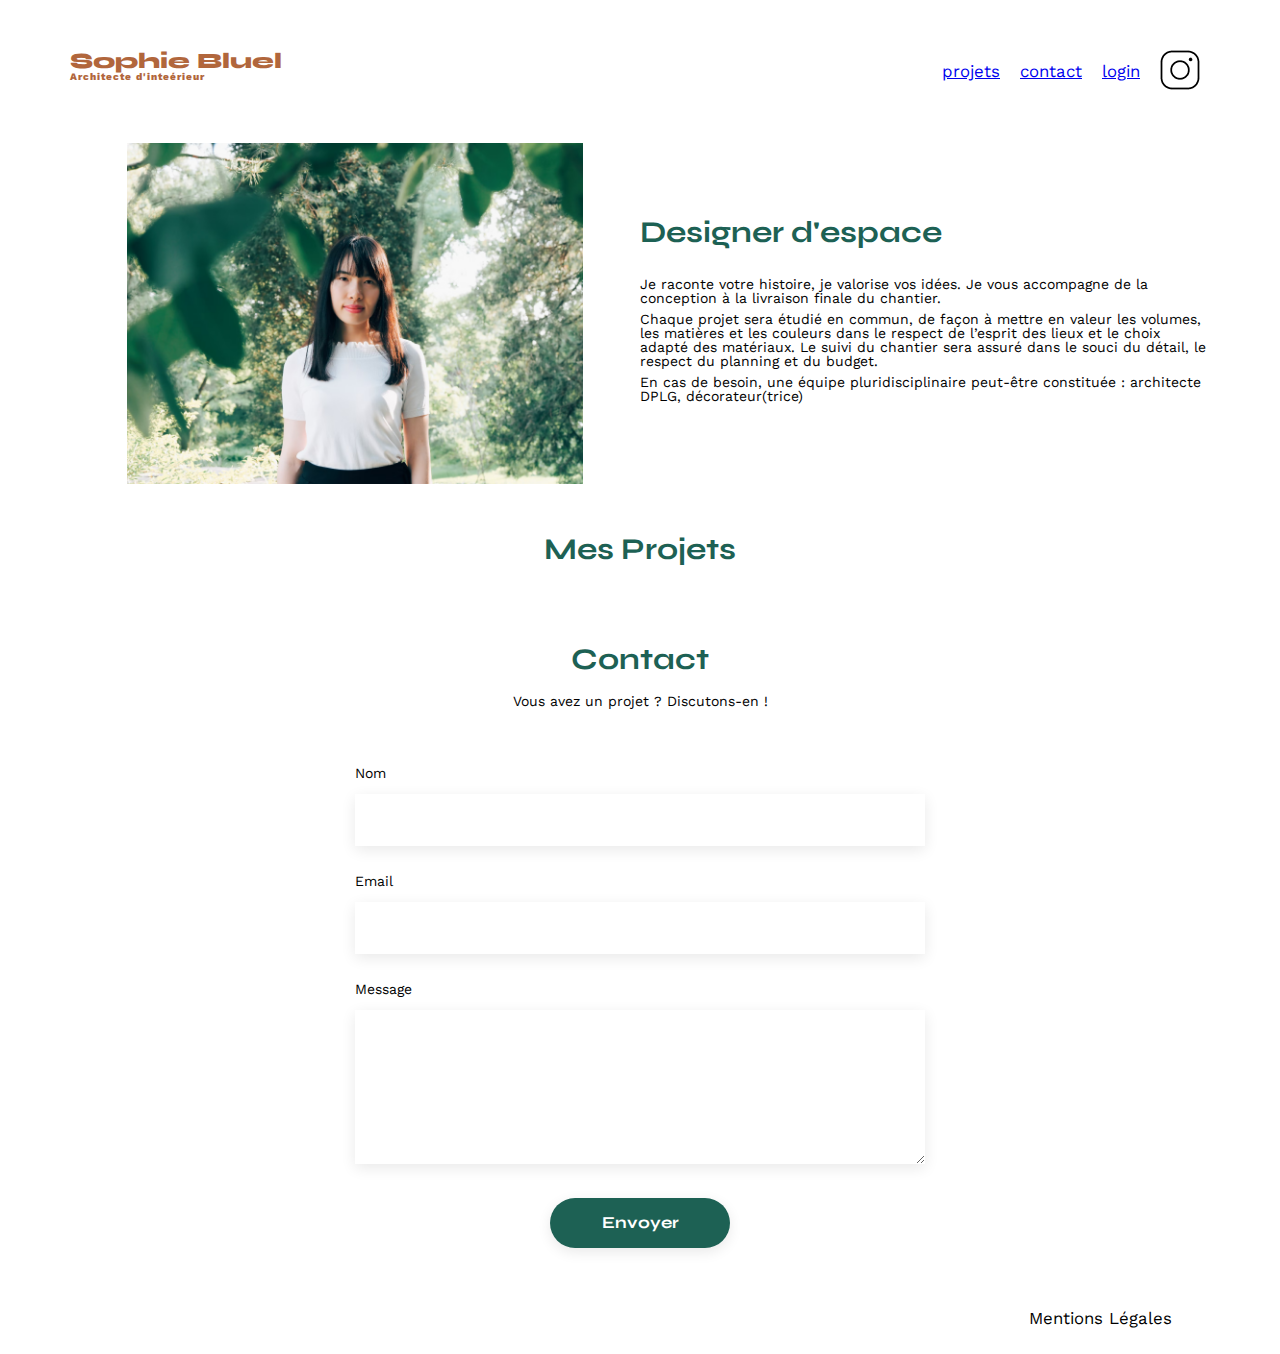
<file: index.html>
<!DOCTYPE html>
<html lang="fr">
<head>
	<meta charset="UTF-8">
	<title>Sophie Bluel - Architecte d'intérieur</title>
	<meta name="viewport" content="width=device-width, initial-scale=1.0">
	<link rel="preconnect" href="https://fonts.googleapis.com">
	<link rel="preconnect" href="https://fonts.gstatic.com" crossorigin>
	<link href="https://fonts.googleapis.com/css2?family=Syne:wght@700;800&family=Work+Sans&display=swap" rel="stylesheet">
	<meta name="description" content="">
	<link rel="stylesheet" href="./assets/style.css">
	<script src="./assets/js/home.js" defer></script>
</head>
<body>
<header>
	<h1>Sophie Bluel <span>Architecte d'inteérieur</span></h1>
	<nav>
		<ul>
			<li><a href="#portfolio" class="navbar-item reset-text-decoration">projets</a></li>
			<li><a href="#contact" class="navbar-item reset-text-decoration" onclick="scrollToFooter()">contact</a></li>
          <li><a href="./login.html" class="navbar-item reset-text-decoration" id="log-user-btn">login</a>
			<li><img src="./assets/icons/instagram.png" alt="Instagram"></li>
		</ul>
	</nav>
</header>
<main>
	<section id="introduction">
		<figure>
			<img src="./assets/images/sophie-bluel.png" alt="">
		</figure>
		<article>
			<h2>Designer d'espace</h2>
			<p>Je raconte votre histoire, je valorise vos idées. Je vous accompagne de la conception à la livraison finale du chantier.</p>
			<p>Chaque projet sera étudié en commun, de façon à mettre en valeur les volumes, les matières et les couleurs dans le respect de l’esprit des lieux et le choix adapté des matériaux. Le suivi du chantier sera assuré dans le souci du détail, le respect du planning et du budget.</p>
			<p>En cas de besoin, une équipe pluridisciplinaire peut-être constituée : architecte DPLG, décorateur(trice)</p>
		</article>
	</section>
	<section id="portfolio">
		<h2>Mes Projets</h2>
		<div class="gallery">
			</div>
	</section>
	<section id="contact">
		<h2>Contact</h2>
		<p>Vous avez un projet ? Discutons-en !</p>
		<form action="#" method="post">
			<label for="name">Nom</label>
			<input type="text" name="name" id="name">
			<label for="email">Email</label>
			<input type="email" name="email" id="email">
			<label for="message">Message</label>
			<textarea name="message" id="message" cols="30" rows="10"></textarea>
			<input type="submit" value="Envoyer">
		</form>
	</section>
</main>

<footer>
	<nav>
		<ul>
			<li>Mentions Légales</li>
		</ul>
	</nav>
</footer>
</body>
</html>
</file>
<file: assets/style.css>
/* http://meyerweb.com/eric/tools/css/reset/
   v2.0 | 20110126
   License: none (public domain)
*/

html, body, div, span, applet, object, iframe,
h1, h2, h3, h4, h5, h6, p, blockquote, pre,
a, abbr, acronym, address, big, cite, code,
del, dfn, em, img, ins, kbd, q, s, samp,
small, strike, strong, sub, sup, tt, var,
b, u, i, center,
dl, dt, dd, ol, ul, li,
fieldset, form, label, legend,
table, caption, tbody, tfoot, thead, tr, th, td,
article, aside, canvas, details, embed,
figure, figcaption, footer, header, hgroup,
menu, nav, output, ruby, section, summary,
time, mark, audio, video {
	margin: 0;
	padding: 0;
	border: 0;
	font-size: 100%;
	font: inherit;
	vertical-align: baseline;
}

/* HTML5 display-role reset for older browsers */
article, aside, details, figcaption, figure,
footer, header, hgroup, menu, nav, section {
	display: block;
}
body {
	line-height: 1;
}
ol, ul {
	list-style: none;
}
blockquote, q {
	quotes: none;
}
blockquote:before, blockquote:after,
q:before, q:after {
	content: '';
	content: none;
}
table {
	border-collapse: collapse;
	border-spacing: 0;
}
/** end reset css**/
body {
	max-width: 1140px;
	margin:auto;
	font-family: 'Work Sans' ;
	font-size: 14px;
}
header {
	display: flex;
	justify-content: space-between;
	margin: 50px 0
}
section {
	margin: 50px 0
}

h1{
	display: flex;
	flex-direction: column;
	font-family: 'Syne';
	font-size: 22px;
	font-weight: 800;
	color: #B1663C
}

h1 > span {
	font-family: 'Work Sans';
	font-size:10px;
	letter-spacing: 0.1em;
;
}

h2{
	font-family: 'Syne';
	font-weight: 700;
	font-size: 30px;
	color: #1D6154
}
nav ul {
	display: flex;
	align-items: center;
	list-style-type: none;

}
nav li {
	padding: 0 10px;
	font-size: 1.2em;
}

li:hover {
	color: #B1663C;
}
#introduction {
	display: flex;
	align-items: center;
}
#introduction figure {
	flex: 1
}
#introduction img {
	display: block;
	margin: auto;
	width: 80%;
}

#introduction article {
	flex: 1
}
#introduction h2 {
	margin-bottom: 1em;
}

#introduction p {
	margin-bottom: 0.5em;
}
#portfolio h2 {
	text-align: center;
	margin-bottom: 1em;
}
.gallery {
	width: 100%;
	display: grid;
	grid-template-columns: 1fr 1fr 1fr;
	grid-column-gap: 20px;
	grid-row-gap: 20px;
}

.gallery img {
	width: 100%;

}
#contact {
	width: 50%;
margin: auto;
}
#contact > * {
	text-align: center;

}
#contact h2{
	margin-bottom: 20px;
}
#contact form {
	text-align: left;
	margin-top:30px;
	display: flex;
	flex-direction: column;
}

#contact input {
	height: 50px;
	font-size: 1.2em;
	border: none;
	box-shadow: 0px 4px 14px rgba(0, 0, 0, 0.09);
}
#contact label {
	margin: 2em 0 1em 0;
}
#contact textarea {
	border: none;
	box-shadow: 0px 4px 14px rgba(0, 0, 0, 0.09);
}

input[type="submit"]{
	font-family: 'Syne';
	font-weight: 700;
	color: white;
	background-color: #1D6154;
	margin : 2em auto ;
	width: 180px;
	text-align: center;
	border-radius: 60px ;
}

footer nav ul {
	display: flex;
	justify-content: flex-end;
	margin: 2em
}
</file>
